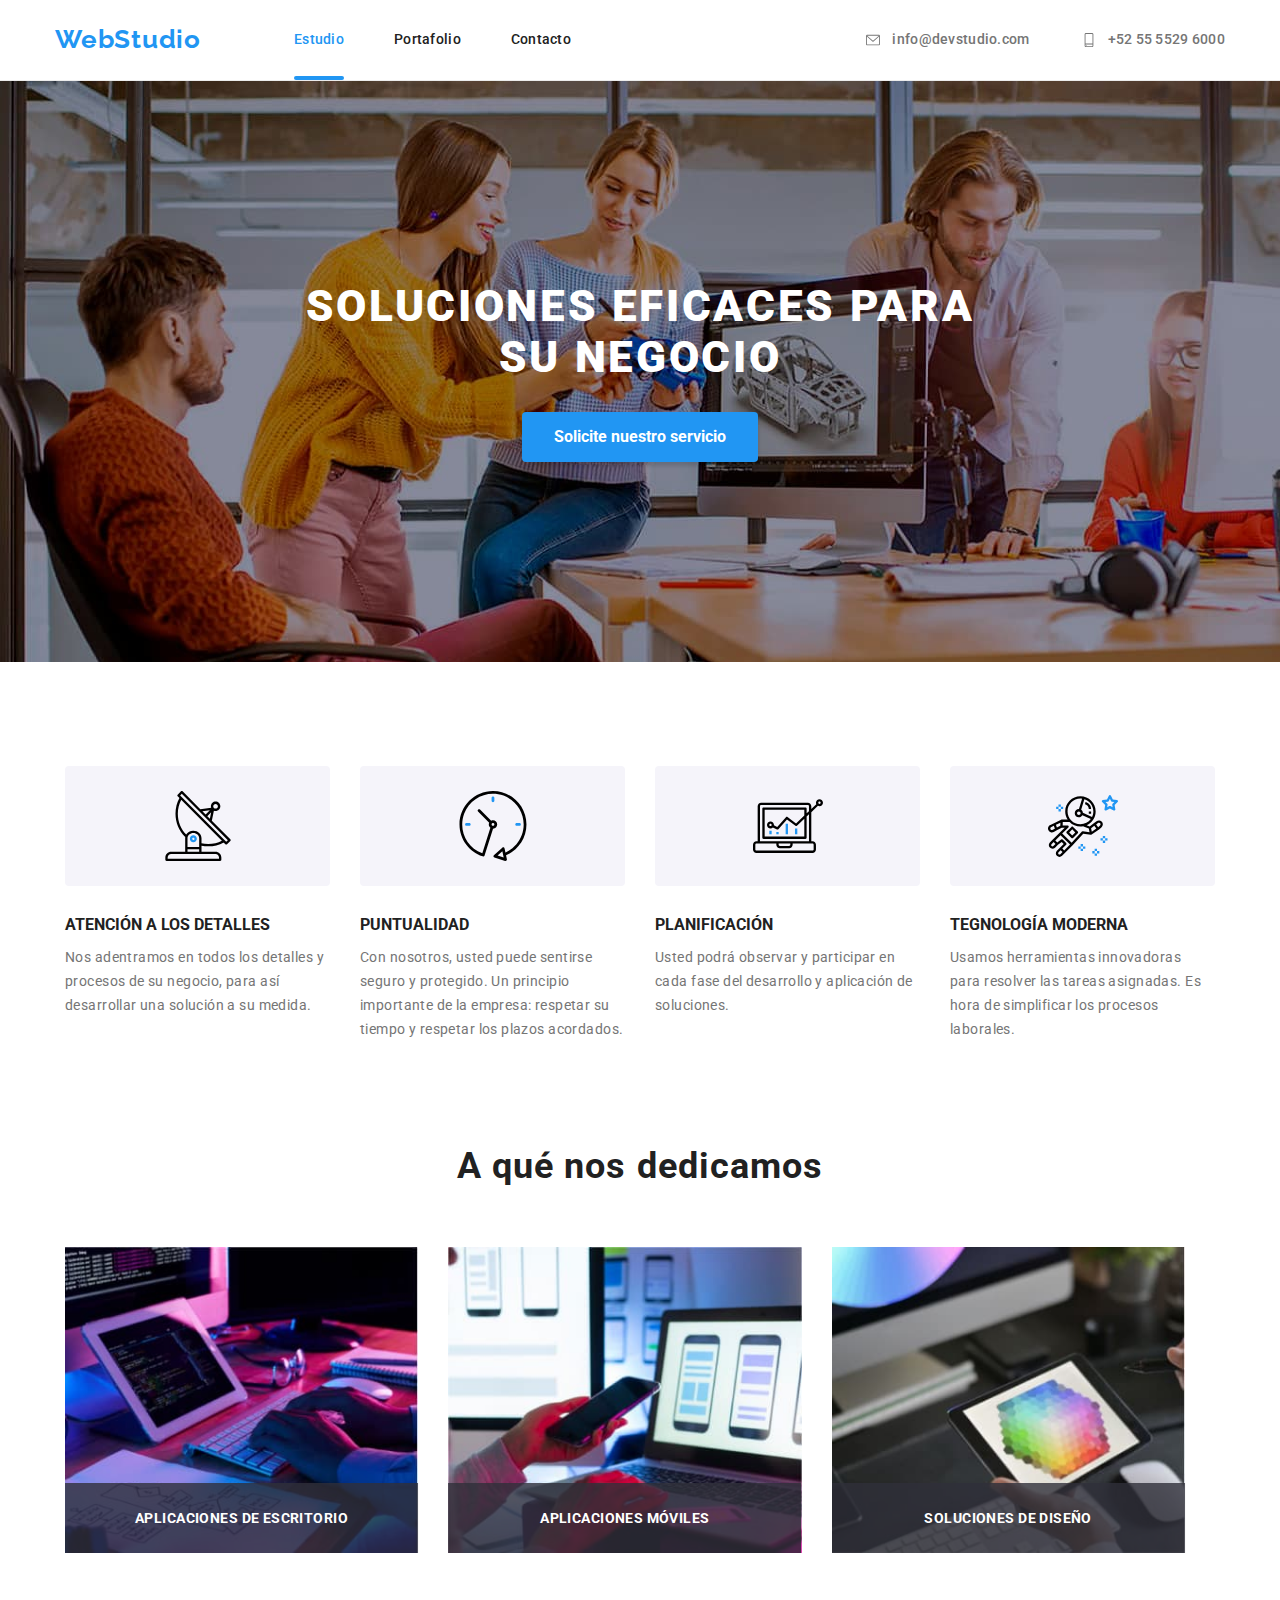
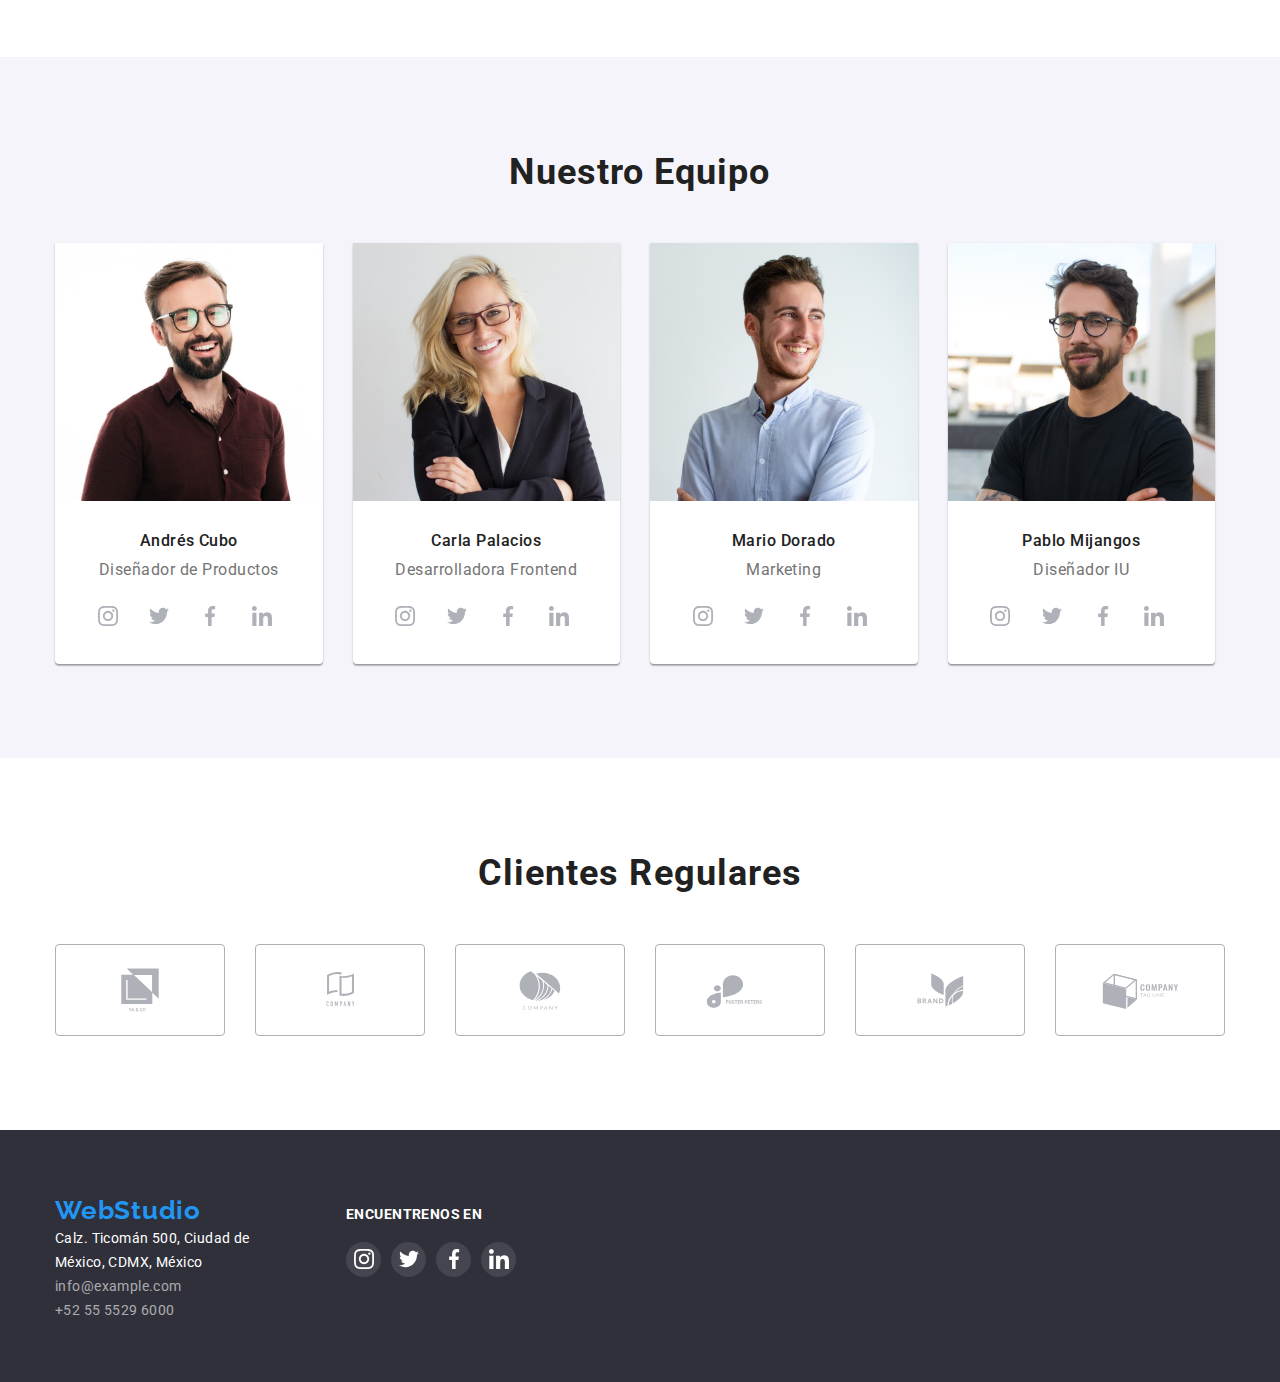
<file: index.html>
<!DOCTYPE html>
<html lang="en">
  <head>
    <meta charset="UTF-8" />
    <meta http-equiv="X-UA-Compatible" content="IE=edge" />
    <meta name="viewport" content="width=device-width, initial-scale=1.0" />
    <title>WebStudio</title>
    <!-- Fuentes -->
    <link
      href="https://fonts.googleapis.com/css2?family=Raleway:ital,wght@0,400;0,500;0,900;1,700&family=Roboto:ital,wght@0,100;0,300;0,400;0,500;0,700;0,900;1,100;1,300;1,400;1,500;1,700;1,900&display=swap"
      rel="stylesheet"
    />
    <link rel="preconnect" href="https://fonts.googleapis.com" />
    <link rel="preconnect" href="https://fonts.gstatic.com" crossorigin />
    <!-- Normalize -->
    <link
      rel="stylesheet"
      href="https://cdnjs.cloudflare.com/ajax/libs/modern-normalize/1.0.0/modern-normalize.min.css"
    />
    <!-- Mis Estilos -->
    <link rel="stylesheet" href="./css/styles.css" />
  </head>

  <body>
    <!-- Aquí empieza el encabezado principal que se mantendrá en todas las páginas del sitio web -->
    <header class="header">
      <div class="container container-header">
        <a href="./index.html" class="header-logo link"
          ><span class="logo-blue">WebStudio</span></a
        >
        <nav class="header-nav">
          <ul class="header-menu list">
            <li class="header-menu-item">
              <a href="./index.html" class="header-link link current"
                >Estudio</a
              >
            </li>
            <li class="header-menu-item">
              <a href="./portfolio.html" class="header-link link">Portafolio</a>
            </li>
            <li class="header-menu-item">
              <a href="" class="header-link link ">Contacto</a>
            </li>
          </ul>
        </nav>
        <ul class="header-contacts list">
          <li class="header-email ">
            <a
              href="mailto:info@devstudio.com"
              class="email header-contacts-link link"
            >
              <svg class="icon-header" width="18" height="14">
                <use href="./images/icons.svg#icon-email"></use></svg
              >info@devstudio.com</a
            >
          </li>
          <li class="header-tel">
            <a href="tel:+525555296000" class="tel header-contacts-link link"
              ><svg class="icon-header" width="18" height="14">
                <use href="./images/icons.svg#icon-smartphone"></use></svg
              >+52 55 5529 6000</a
            >
          </li>
        </ul>
      </div>
    </header>

    <!-- Aquí está el contenido principal de nuestra página -->
    <main>
      <!-- Contiene la sección para solicitar servicio -->
      <section class="main-intro intro section">
        <div class="container container-intro">
          <h1>SOLUCIONES EFICACES PARA SU NEGOCIO</h1>
          <button type="button" class="intro-button btn-intro-main" data-modal-open>
            Solicite nuestro servicio
          </button>
        </div>

        <!--VENTANA MODAL-->
        <div class= "backdrop is-hidden " data-modal>
          <div class="modal">
            <button type="button" class="close" data-modal-close>
              <svg class="icon-close" width="15" height="15">
                    <use href="./images/icons.svg#icon-close"></use></svg
                  >
            </button>
          </div>
        </div>
      </section>

      <!-- Contiene la sección de los beneficios que ofrece la empresa-->
      <section class="benefits section">
        <div class="container container-benefits">
          <h2 hidden class="t-benefits">Nuestras ventanas</h2>
          <ul class="benefits-list list">
            <li class="benefits-list-item">
              <div class="features-container">
                <svg class="features-icon" width="70" height="70">
                  <use href="./images/icons.svg#icon-antenna"></use>
                </svg>
              </div>
              <h3 class="title-benefits">ATENCIÓN A LOS DETALLES</h3>
              <p class="benefits-text">
                Nos adentramos en todos los detalles y procesos de su negocio,
                para así desarrollar una solución a su medida.
              </p>
            </li>
            <li class="benefits-list-item">
              <div class="features-container">
                <svg class="features-icon" width="70" height="70">
                  <use href="./images/icons.svg#icon-clock"></use>
                </svg>
              </div>
              <h3 class="title-benefits">PUNTUALIDAD</h3>
              <p class="benefits-text">
                Con nosotros, usted puede sentirse seguro y protegido. Un
                principio importante de la empresa: respetar su tiempo y
                respetar los plazos acordados.
              </p>
            </li>
            <li class="benefits-list-item">
              <div class="features-container">
                <svg class="features-icon" width="70" height="70">
                  <use href="./images/icons.svg#icon-diagram"></use>
                </svg>
              </div>
              <h3 class="title-benefits">PLANIFICACIÓN</h3>
              <p class="benefits-text">
                Usted podrá observar y participar en cada fase del desarrollo y
                aplicación de soluciones.
              </p>
            </li>
            <li class="benefits-list-item">
              <div class="features-container">
                <svg class="features-icon" width="70" height="70">
                  <use href="./images/icons.svg#icon-astronaut"></use>
                </svg>
              </div>
              <h3 class="title-benefits">TEGNOLOGÍA MODERNA</h3>
              <p class="benefits-text">
                Usamos herramientas innovadoras para resolver las tareas
                asignadas. Es hora de simplificar los procesos laborales.
              </p>
            </li>
          </ul>
        </div>
      </section>

      <!-- Contiene la sección: A qué se dedica la empresa -->
      <section class="section-word">
        <div class="container container-word">
          <h2 class="title-what-do">A qué nos dedicamos</h2>
          <ul class="img-container-list list work">
            <li class="img-work-item">
              <div class="container-work-item">
                <img 
                  class="img-work"
                  src="./images/Diseño_desarrollo_SW.jpg"
                  alt="Diseño y desarrollo de una solución informática"
                  width="373"
                />
                <p class="label-work">APLICACIONES DE ESCRITORIO</p>
              </div>
            </li>
            <li class="img-work-item">
              <div class="container-work-item">
                <img
                  src="./images/Diseño_Responsive.jpg"
                  alt="Diseño web responsive"
                  width="373"
                />
                <p class="label-work">APLICACIONES MÓVILES</p>
              </div>
            </li>
            <li class="img-work-item">
              <div class="container-work-item">
                <img
                  src="./images/Diseño_Necesidades.jpg"
                  alt="Diseño de acuerdo a la necesidades"
                  width="373"
                />
                <p class="label-work">SOLUCIONES DE DISEÑO</p>
              </div>
            </li>
          </ul>
        </div>
      </section>

      <!-- Contiene la sección de información del equipo de trabajo de la empresa -->
      <section class="section-our-team section">
        <div class="container container-our-team">
          <h2 class="title-our-team">Nuestro Equipo</h2>
          <ul class="our-team-list list">
            <li class="our-team-item">
              <img
                class="img-our-team"
                src="./images/andres_cubo.jpg"
                alt="Miembro del equipo de trabajo Andrés Cubo"
                width="270"
              />
              <div class="container-title-text">
                <h3 class="title-our-team-person">Andrés Cubo</h3>
                <p class="our-team-text">Diseñador de Productos</p>
                <div class="content-social-networks">
                  <ul class="social-networks-list list">
                    <li class="social-networks-item">
                      <a href="#" class="social-networks-link">
                        <svg class="icon-networks" width="20" height="20">
                          <use href="./images/icons.svg#icon-instagram"></use>
                        </svg>
                      </a>
                    </li>
                    <li class="social-networks-item">
                      <a href="#">
                        <svg class="icon-networks" width="20" height="20">
                          <use href="./images/icons.svg#icon-twitter"></use>
                        </svg>
                      </a>
                    </li>
                    <li class="social-networks-item">
                      <a href="#">
                        <svg class="icon-networks" width="20" height="20">
                          <use href="./images/icons.svg#icon-facebook"></use>
                        </svg>
                      </a>
                    </li>
                    <li class="social-networks-item">
                      <a href="#">
                        <svg class="icon-networks" width="20" height="20">
                          <use href="./images/icons.svg#icon-linkedin"></use>
                        </svg>
                      </a>
                    </li>
                  </ul>
                </div>
              </div>
            </li>
            <li class="our-team-item">
              <img
                class="img-our-team"
                src="./images/carla_palacios.jpg"
                alt="Miembro del equipo de trabajo Carla Palacios"
                width="270"
              />
              <div class="container-title-text">
                <h3 class="title-our-team-person">Carla Palacios</h3>
                <p class="our-team-text">Desarrolladora Frontend</p>
                <div class="content-social-networks">
                  <ul class="social-networks-list list">
                    <li class="social-networks-item">
                      <a href="#">
                        <svg class="icon-networks" width="20" height="20">
                          <use href="./images/icons.svg#icon-instagram"></use>
                        </svg>
                      </a>
                    </li>
                    <li class="social-networks-item">
                      <a href="#">
                        <svg class="icon-networks" width="20" height="20">
                          <use href="./images/icons.svg#icon-twitter"></use>
                        </svg>
                      </a>
                    </li>
                    <li class="social-networks-item">
                      <a href="#">
                        <svg class="icon-networks" width="20" height="20">
                          <use href="./images/icons.svg#icon-facebook"></use>
                        </svg>
                      </a>
                    </li>
                    <li class="social-networks-item">
                      <a href="#">
                        <svg class="icon-networks" width="20" height="20">
                          <use href="./images/icons.svg#icon-linkedin"></use>
                        </svg>
                      </a>
                    </li>
                  </ul>
                </div>
              </div>
            </li>
            <li class="our-team-item">
              <img
                class="img-our-team"
                src="./images/mario_dorado.jpg"
                alt="Miembro del equipo de trabajo Mario Dorado"
                width="270"
              />
              <div class="container-title-text">
                <h3 class="title-our-team-person">Mario Dorado</h3>
                <p class="our-team-text">Marketing</p>
                <div class="content-social-networks">
                  <ul class="social-networks-list list">
                    <li class="social-networks-item">
                      <a href="#">
                        <svg class="icon-networks" width="20" height="20">
                          <use href="./images/icons.svg#icon-instagram"></use>
                        </svg>
                      </a>
                    </li>
                    <li class="social-networks-item">
                      <a href="#">
                        <svg class="icon-networks" width="20" height="20">
                          <use href="./images/icons.svg#icon-twitter"></use>
                        </svg>
                      </a>
                    </li>
                    <li class="social-networks-item">
                      <a href="#">
                        <svg class="icon-networks" width="20" height="20">
                          <use href="./images/icons.svg#icon-facebook"></use>
                        </svg>
                      </a>
                    </li>
                    <li class="social-networks-item">
                      <a href="#">
                        <svg class="icon-networks" width="20" height="20">
                          <use href="./images/icons.svg#icon-linkedin"></use>
                        </svg>
                      </a>
                    </li>
                  </ul>
                </div>
              </div>
            </li>
            <li class="our-team-item">
              <img
                class="img-our-team"
                src="./images/pablo_mijangos.jpg"
                alt="Miembro del equipo de trabajo Pablo Mijangos"
                width="270"
              />
              <div class="container-title-text">
                <h3 class="title-our-team-person">Pablo Mijangos</h3>
                <p class="our-team-text">Diseñador IU</p>
                <div class="content-social-networks">
                  <ul class="social-networks-list list">
                    <li class="social-networks-item">
                      <a href="#">
                        <svg class="icon-networks" width="20" height="20">
                          <use href="./images/icons.svg#icon-instagram"></use>
                        </svg>
                      </a>
                    </li>
                    <li class="social-networks-item">
                      <a href="#">
                        <svg class="icon-networks" width="20" height="20">
                          <use href="./images/icons.svg#icon-twitter"></use>
                        </svg>
                      </a>
                    </li>
                    <li class="social-networks-item">
                      <a href="#">
                        <svg class="icon-networks" width="20" height="20">
                          <use href="./images/icons.svg#icon-facebook"></use>
                        </svg>
                      </a>
                    </li>
                    <li class="social-networks-item">
                      <a href="#">
                        <svg class="icon-networks" width="20" height="20">
                          <use href="./images/icons.svg#icon-linkedin"></use>
                        </svg>
                      </a>
                    </li>
                  </ul>
              </div>
            </li>
          </ul>
        </div>
      </section>

      <section class="regular-customers-section section">
        <div class="container-regular-customers container">
          <h2 class="title-our-team">Clientes Regulares</h2>
            <ul class="regular-customers-list list">
              <li class="regular-customers-item"><svg class="icon-customers" width="42" height="47">
                <use href="./images/icons.svg#icon-customer-1"></use>
              </svg></li>
              <li class="regular-customers-item"><svg class="icon-customers" width="39" height="35">
                <use href="./images/icons.svg#icon-customer-2"></use>
              </svg></li>
              <li class="regular-customers-item"><svg class="icon-customers" width="44" height="42">
                <use href="./images/icons.svg#icon-customer-3"></use>
              </svg></li>
              <li class="regular-customers-item"><svg class="icon-customers" width="85" height="85">
                <use href="./images/icons.svg#icon-customer-4"></use>
              </svg></li>
              <li class="regular-customers-item"><svg class="icon-customers" width="83" height="46">
                <use href="./images/icons.svg#icon-customer-5"></use>
              </svg></li>
              <li class="regular-customers-item"><svg class="icon-customers" width="85" height="85">
                <use href="./images/icons.svg#icon-customer-6"></use>
              </svg></li>
            </ul>
          
        </div>
      </section>
    </main>

    <!-- Y aquí está nuestro pie de página principal que se utiliza en todas las páginas de nuestro sitio web -->
    <footer class="footer">
      <div class="container container-footer">
        <div class="container-footer-adderss">
          <a href="./index.html" class="footer-logo link"
          ><span class="logo-blue">WebStudio</span></a
        >
        <address class="footer_address">
          <ul class="footer-list list">
            <li class="footer-list-item">
              <a href="" class="address-contact link"
                >Calz. Ticomán 500, Ciudad de México, CDMX, México</a
              >
            </li>
            <li class="footer-list-item">
              <a href="mailto:info@example.com" class="footer-contact link"
                >info@example.com</a
              >
            </li>
            <li class="footer-list-item">
              <a href="tel:+525555296000" class="footer-contact link"
                >+52 55 5529 6000
              </a>
            </li>
          </ul>
        </address>
        </div>
        <div class="content-social-footer">
            <p class="text-social">ENCUENTRENOS EN</p>
            <ul class="social-list list">
              <li>
                <a href="#" class="icon-footer-link">
                  <svg class="icon-footer" width="20" height="20">
                    <use href="./images/icons.svg#icon-instagram-2"></use>
                  </svg>
                </a>
              </li>
              <li>
                <a href="#" class="icon-footer-link">
                  <svg class="icon-footer" width="20" height="20">
                    <use href="./images/icons.svg#icon-twitter-2"></use>
                  </svg>
                </a>
              </li>
              <li>
                <a href="#" class="icon-footer-link">
                  <svg class="icon-footer" width="20" height="20">
                    <use href="./images/icons.svg#icon-facebook-2"></use>
                  </svg>
                </a>
              </li>
              <li>
                <a href="#" class="icon-footer-link" >
                  <svg class="icon-footer" width="20" height="20">
                    <use href="./images/icons.svg#icon-linkedin-2"></use>
                  </svg>
                </a>
              </li>
            </ul>
          </div>
      </div>
    </footer>

    <script src="./js/modal.js"></script>
  </body>
</html>
</file>
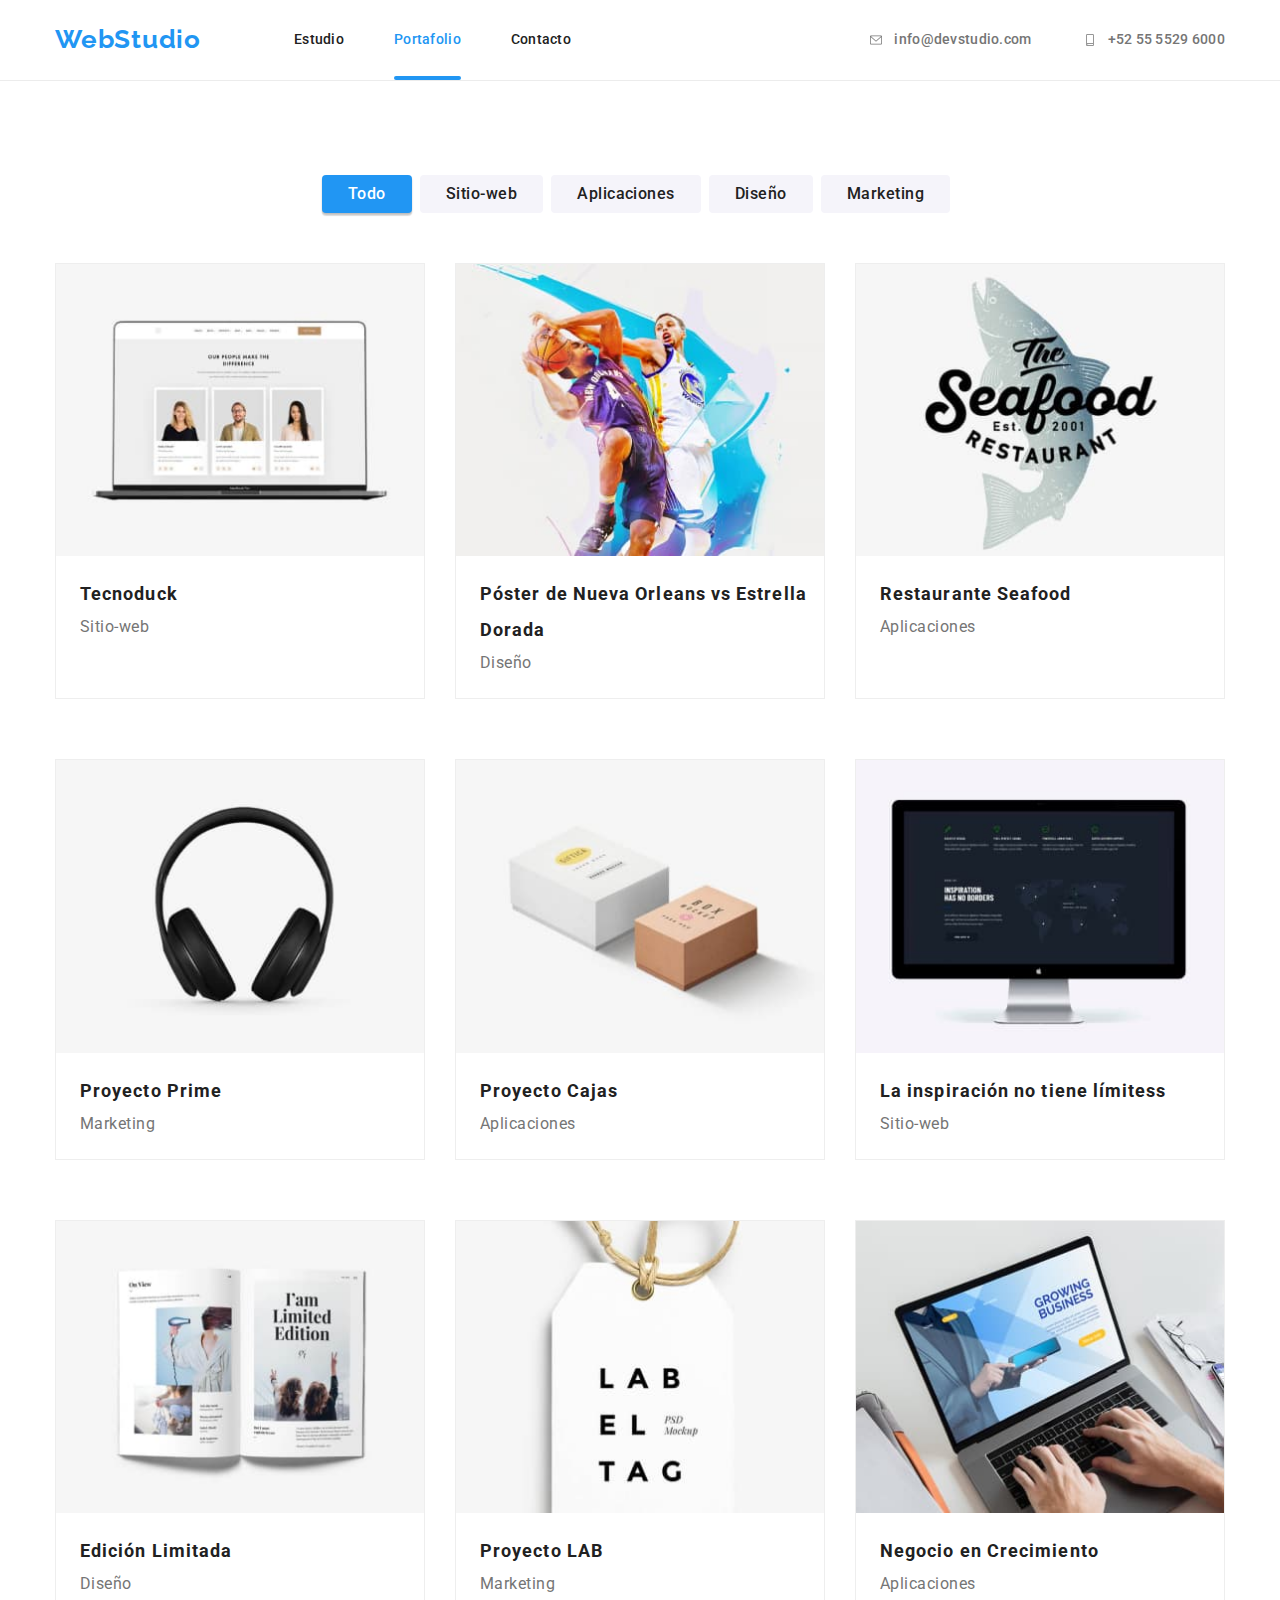
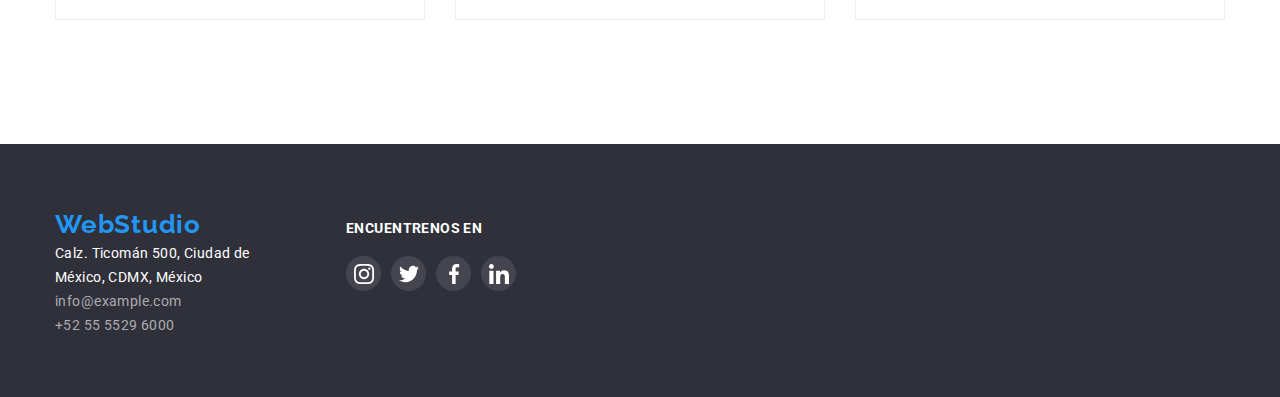
<file: portfolio.html>
<!DOCTYPE html>
<html lang="en">
  <head>
    <meta charset="UTF-8" />
    <meta http-equiv="X-UA-Compatible" content="IE=edge" />
    <meta name="viewport" content="width=device-width, initial-scale=1.0" />
    <title>WebStudio</title>
    <!-- Fuentes -->
    <link
      href="https://fonts.googleapis.com/css2?family=Raleway:ital,wght@0,400;0,500;0,900;1,700&family=Roboto:ital,wght@0,100;0,300;0,400;0,500;0,700;0,900;1,100;1,300;1,400;1,500;1,700;1,900&display=swap"
      rel="stylesheet"
    />
    <link rel="preconnect" href="https://fonts.googleapis.com" />
    <link rel="preconnect" href="https://fonts.gstatic.com" crossorigin />
    <!-- Normalize -->
    <link
      rel="stylesheet"
      href="https://cdnjs.cloudflare.com/ajax/libs/modern-normalize/1.0.0/modern-normalize.min.css"
    />
    <!-- Mis Estilos -->
    <link rel="stylesheet" href="./css/styles.css" />
  </head>
  <body>
    <!-- Aquí empieza el encabezado principal que se mantendrá en todas las páginas del sitio web -->
    <header class="header">
      <div class="container container-header">
        <a href="./index.html" class="header-logo link"
          ><span class="logo-blue">WebStudio</span></a
        >
        <nav class="header-nav">
          <ul class="header-menu list">
            <li class="header-menu-item">
              <a href="./index.html" class="header-link link">Estudio</a>
            </li>
            <li class="header-menu-item">
              <a href="./portfolio.html" class="header-link link current"
                >Portafolio</a
              >
            </li>
            <li class="header-menu-item">
              <a href="" class="header-link link contacto">Contacto</a>
            </li>
          </ul>
        </nav>
        <ul class="header-contacts list">
          <li class="header-email">
            <a
              href="mailto:info@devstudio.com"
              class="email header-contacts-link link"
            >
              <svg class="icon-header" width="16" height="12">
                <use href="./images/icons.svg#icon-email"></use></svg
              >info@devstudio.com</a
            >
          </li>
          <li class="header-tel">
            <a href="tel:+525555296000" class="tel header-contacts-link link"
              ><svg class="icon-header" width="16" height="12">
                <use href="./images/icons.svg#icon-smartphone"></use></svg
              >+52 55 5529 6000</a
            >
          </li>
        </ul>
      </div>
    </header>
    <!-- Aquí está el contenido principal de nuestra página -->
    <main>
      <!-- Contiene la sección del portafolio -->
      <section class="navbar-section section">
        <div class="container">
          <ul class="nav-list list">
            <li class="list-button">
              <button type="button" class="nav-button button-current">
                Todo
              </button>
            </li>
            <li class="list-button">
              <button type="button" class="nav-button">Sitio-web</button>
            </li>
            <li class="list-button">
              <button type="button" class="nav-button">Aplicaciones</button>
            </li>
            <li class="list-button">
              <button type="button" class="nav-button">Diseño</button>
            </li>
            <li class="list-button">
              <button type="button" class="nav-button">Marketing</button>
            </li>
          </ul>
          <ul class="portfolio-list list">
            <li class="portfolio-item">
              <div class="card">
                <img
                  src="./images/tecnoduck.jpg"
                  alt="Sitio-web Tecnoduck"
                  width="370"
                />
                <div class="content-description">
                  <p class="description-text">
                    Tecnoduck es una plataforma de distribución de coronavirus
                    de última generación. Las compañías usan esta plataforma
                    para el espionaje digital y los ataques a los servidores
                    seguros de la competencia.
                  </p>
                </div>
              </div>
              <div class="container-title-text-port">
                <h3 class="title-portfolio">Tecnoduck</h3>
                <p class="portfolio-text">Sitio-web</p>
              </div>
            </li>
            <li class="portfolio-item">
              <div class="card">
                <img
                  src="./images/poster.jpg"
                  alt="Nueva Orleans vs Estrella Dorada"
                  width="370"
                />
                <div class="content-description">
                  <p class="description-text">
                    Lorem ipsum dolor, sit amet consectetur adipisicing elit.
                    Iusto, id cum quibusdam perferendis vero consequuntur minus
                    perspiciatis et quasi voluptate, porro omnis quidem suscipit
                    velit natus qui culpa, doloremque ea?
                  </p>
                </div>
              </div>
              <div class="container-title-text-port">
                <h3 class="title-portfolio">
                  Póster de Nueva Orleans vs Estrella Dorada
                </h3>
                <p class="portfolio-text">Diseño</p>
              </div>
            </li>
            <li class="portfolio-item">
              <div class="card">
                <img
                  src="./images/restaurant.jpg"
                  alt="Restaurante Seafood"
                  width="370"
                />
                <div class="content-description">
                  <p class="description-text">
                    Lorem ipsum dolor, sit amet consectetur adipisicing elit.
                    Iusto, id cum quibusdam perferendis vero consequuntur minus
                    perspiciatis et quasi voluptate, porro omnis quidem suscipit
                    velit natus qui culpa, doloremque ea?
                  </p>
                </div>
              </div>
              <div class="container-title-text-port">
                <h3 class="title-portfolio">Restaurante Seafood</h3>
                <p class="portfolio-text">Aplicaciones</p>
              </div>
            </li>
            <li class="portfolio-item">
              <div class="card">
                <img
                  src="./images/proyecto-prime.jpg"
                  alt="Diadema"
                  width="370"
                />
                <div class="content-description">
                  <p class="description-text">
                    Lorem ipsum dolor, sit amet consectetur adipisicing elit.
                    Iusto, id cum quibusdam perferendis vero consequuntur minus
                    perspiciatis et quasi voluptate, porro omnis quidem suscipit
                    velit natus qui culpa, doloremque ea?
                  </p>
                </div>
              </div>
              <div class="container-title-text-port">
                <h3 class="title-portfolio">Proyecto Prime</h3>
                <p class="portfolio-text">Marketing</p>
              </div>
            </li>
            <li class="portfolio-item">
              <div class="card">
                <img src="./images/proyecto-caja.jpg" alt="Cajas" width="370" />
                <div class="content-description">
                  <p class="description-text">
                    Lorem ipsum dolor, sit amet consectetur adipisicing elit.
                    Iusto, id cum quibusdam perferendis vero consequuntur minus
                    perspiciatis et quasi voluptate, porro omnis quidem suscipit
                    velit natus qui culpa, doloremque ea?
                  </p>
                </div>
              </div>
              <div class="container-title-text-port">
                <h3 class="title-portfolio">Proyecto Cajas</h3>
                <p class="portfolio-text">Aplicaciones</p>
              </div>
            </li>
            <li class="portfolio-item">
              <div class="card">
                <img
                  src="./images/inspiracion.jpg"
                  alt="Computador"
                  width="370"
                />
                <div class="content-description">
                  <p class="description-text">
                    Lorem ipsum dolor, sit amet consectetur adipisicing elit.
                    Iusto, id cum quibusdam perferendis vero consequuntur minus
                    perspiciatis et quasi voluptate, porro omnis quidem suscipit
                    velit natus qui culpa, doloremque ea?
                  </p>
                </div>
              </div>
              <div class="container-title-text-port">
                <h3 class="title-portfolio">
                  La inspiración no tiene límitess
                </h3>
                <p class="portfolio-text">Sitio-web</p>
              </div>
            </li>
            <li class="portfolio-item">
              <div class="card">
                <img
                  src="./images/edicion-limitada.jpg"
                  alt="Revista"
                  width="370"
                />
                <div class="content-description">
                  <p class="description-text">
                    Lorem ipsum dolor, sit amet consectetur adipisicing elit.
                    Iusto, id cum quibusdam perferendis vero consequuntur minus
                    perspiciatis et quasi voluptate, porro omnis quidem suscipit
                    velit natus qui culpa, doloremque ea?
                  </p>
                </div>
              </div>
              <div class="container-title-text-port">
                <h3 class="title-portfolio">Edición Limitada</h3>
                <p class="portfolio-text">Diseño</p>
              </div>
            </li>
            <li class="portfolio-item">
              <div class="card">
                <img
                  src="./images/proyecto-lab.jpg"
                  alt="Etiqueta Lab El Tag"
                  width="370"
                />
                <div class="content-description">
                  <p class="description-text">
                    Lorem ipsum dolor, sit amet consectetur adipisicing elit.
                    Iusto, id cum quibusdam perferendis vero consequuntur minus
                    perspiciatis et quasi voluptate, porro omnis quidem suscipit
                    velit natus qui culpa, doloremque ea?
                  </p>
                </div>
              </div>
              <div class="container-title-text-port">
                <h3 class="title-portfolio">Proyecto LAB</h3>
                <p class="portfolio-text">Marketing</p>
              </div>
            </li>
            <li class="portfolio-item">
              <div class="card">
                <img
                  src="./images/negocio-crecimiento.jpg"
                  alt="Miembro del equipo de trabajo Pablo Mijangos"
                  width="370"
                />
                <div class="content-description">
                  <p class="description-text">
                    Lorem ipsum dolor, sit amet consectetur adipisicing elit.
                    Iusto, id cum quibusdam perferendis vero consequuntur minus
                    perspiciatis et quasi voluptate, porro omnis quidem suscipit
                    velit natus qui culpa, doloremque ea?
                  </p>
                </div>
              </div>
              <div class="container-title-text-port">
                <h3 class="title-portfolio">Negocio en Crecimiento</h3>
                <p class="portfolio-text">Aplicaciones</p>
              </div>
            </li>
          </ul>
        </div>
      </section>
    </main>
    <!-- Y aquí está nuestro pie de página principal que se utiliza en todas las páginas de nuestro sitio web -->
    <footer class="footer">
      <div class="container container-footer">
        <div class="container-footer-adderss">
          <a href="./index.html" class="footer-logo link"
            ><span class="logo-blue">WebStudio</span></a
          >
          <address class="footer_address">
            <ul class="footer-list list">
              <li class="footer-list-item">
                <a href="" class="address-contact link"
                  >Calz. Ticomán 500, Ciudad de México, CDMX, México</a
                >
              </li>
              <li class="footer-list-item">
                <a href="mailto:info@example.com" class="footer-contact link"
                  >info@example.com</a
                >
              </li>
              <li class="footer-list-item">
                <a href="tel:+525555296000" class="footer-contact link"
                  >+52 55 5529 6000
                </a>
              </li>
            </ul>
          </address>
        </div>
        <div class="content-social-footer">
          <p class="text-social">ENCUENTRENOS EN</p>
          <ul class="social-list list">
            <li>
              <a href="#" class="icon-footer-link">
                <svg class="icon-footer" width="20" height="20">
                  <use href="./images/icons.svg#icon-instagram-2"></use>
                </svg>
              </a>
            </li>
            <li>
              <a href="#" class="icon-footer-link">
                <svg class="icon-footer" width="20" height="20">
                  <use href="./images/icons.svg#icon-twitter-2"></use>
                </svg>
              </a>
            </li>
            <li>
              <a href="#" class="icon-footer-link">
                <svg class="icon-footer" width="20" height="20">
                  <use href="./images/icons.svg#icon-facebook-2"></use>
                </svg>
              </a>
            </li>
            <li>
              <a href="#" class="icon-footer-link">
                <svg class="icon-footer" width="20" height="20">
                  <use href="./images/icons.svg#icon-linkedin-2"></use>
                </svg>
              </a>
            </li>
          </ul>
        </div>
      </div>
    </footer>
  </body>
</html>
</file>
<file: css/styles.css>
*,
*::before,
*::after {
  box-sizing: border-box;
}
h1 {
  color: var(--hero-color);
  font-size: 90px;
}
/*p {
  font-size: 18px;
  line-height: 30px;
}

span,
a {
  font-size: 11px;
}*/
b {
  color: var(--custom-dark);
  font-size: 42px;
}

h1,
h2,
h3,
h4,
h5,
h6,
p {
  margin: 0;
}

html {
  box-sizing: border-box;
}

img {
  display: block;
  max-width: 100%;
  height: auto;
}

address {
  font-style: normal;
}

.link {
  text-decoration: none;
  color: inherit;
}

.list {
  list-style: none;
  padding: 0;
  margin: 0;
}

:root {
  --primary-text-color: #212121;
  --secundary-text-color: #757575;
  --tertiary-tex-color: rgba(255, 255, 255, 0.6);
  --accent-color: #2196f3;
  --primary-background-color: #ffffff;
  --secondary-background-color: #2f303a;
  --tertiary-background-color: #f5f4fa;
  --transition-duration: 250ms;
  --timing-function: cubic-bezier(0.4, 0, 0.2, 1);
}

body {
  font-family: 'Roboto', sans-serif;
  color: var(--primary-text-color);
  background-color: var(--primary-background-color);
  font-size: 14px;
}

.container {
  width: 1200px;
  padding-left: 15px;
  padding-right: 15px;
  margin: 0 auto;
}

.section {
  padding-top: 94px;
  padding-bottom: 94px;
}

/*SECTION-HEADER*/
.logo-blue {
  font-family: 'Raleway', sans-serif;
  font-weight: 700;
  font-size: 26px;
  line-height: 1.19;
  letter-spacing: 0.03em;
  color: var(--accent-color);
}

.header-logo {
  margin-top: 24px;
  margin-bottom: 25px;
  margin-right: 93px;
}

.header {
  border-bottom: 1px solid #ececec;
}
.container-header {
  display: flex;
  align-items: center;
}

.header-menu {
  display: flex;
}

.header-contacts {
  display: flex;
  margin-left: auto;
}

.header-link {
  font-weight: 500;
  line-height: 1.14;
  letter-spacing: 0.02em;
  color: var(--primary-text-color);
  padding-top: 32px;
  padding-bottom: 32px;
  text-decoration: none;
  text-transform: capitalize;
  position: relative;
}

.header-contacts-link {
  display: flex;
  align-items: center;
  font-weight: 500;
  line-height: 1.14;
  letter-spacing: 0.02em;
  gap: 10px;
  color: var(--secundary-text-color);
  fill: var(--secundary-text-color);
}

.header-menu-item:not(:last-child),
.header-email:not(:last-child) {
  margin-right: 50px;
}

.header-logo:focus,
.header-link:hover,
.header-link:focus,
.header-contacts-link:hover,
.header-contacts-link:focus {
  color: var(--accent-color);
}
.current {
  color: var(--accent-color);
}

.current::after {
  display: inline-block;
  content: '';
  position: absolute;
  left: 0;
  background-color: var(--accent-color);
  bottom: -1px;
  width: 100%;
  height: 4px;
  border-radius: 2px;
  margin-top: 28px;
}

.header-contacts-link:hover,
.header-contacts-link:focus {
  fill: var(--accent-color);
  color: var(--accent-color);
}

/* VENTANA MODAL */

.backdrop.is-hidden {
  visibility: hidden;
  pointer-events: none;
  opacity: 0;
}

.backdrop {
  position: fixed;
  left: 0;
  top: 0;
  width: 100%;
  height: 100%;
  background-color: rgba(0, 0, 0, 0.2);
  overflow: auto;
  opacity: 1;
  z-index: 1;
  transition: opacity var(--transition-duration) var(--timing-function);
}

.modal {
  position: fixed;
  top: 50%;
  left: 50%;
  height: 581px;
  width: 528px;
  margin: 0 auto;
  background-color: var(--primary-background-color);
  transform: translate(-50%, -50%) scale(1);
  transition: transform 700ms ease-out;
  box-shadow: 0px 1px 3px rgba(0, 0, 0, 0.12), 0px 1px 1px rgba(0, 0, 0, 0.14),
    0px 2px 1px rgba(0, 0, 0, 0.2);
  border-radius: 4px;
}

.close {
  width: 30px;
  height: 30px;
  background: var(--primary-background-color);
  border-radius: 50%;
  float: right;
  margin-top: 10px;
  margin-right: 10px;
  padding-top: 5px;
  text-align: center;
  line-height: 24px;
  float: right;
  border: 1px solid rgba(0, 0, 0, 0.1);
}

button.close:hover {
  fill: var(--accent-color);
}

/*SECTION-INTRO*/

.intro {
  padding-top: 200px;
  padding-bottom: 200px;
}
.main-intro {
  background-image: url(../images/header.jpg);
  background-color: var(--secondary-background-color);
}

.main-intro h1 {
  font-weight: 900;
  font-size: 44px;
  color: #ffffff;
  text-align: center;
  letter-spacing: 0.06em;
  text-transform: uppercase;
  max-width: 696px;
  margin: 0 auto;
  margin-bottom: 30px;
}
.intro-button {
  display: flex;
  font-family: 'Roboto';
  font-weight: 700;
  font-size: 16px;
  line-height: 30px;
  background: var(--accent-color);
  color: var(--primary-background-color);
  box-shadow: 0px 4px 4px rgba(0, 0, 0, 0.15);
  border-radius: 4px;
  cursor: pointer;
  border: none;
  margin: 0 auto;
  padding: 10px 32px;
}

.intro-button:hover,
.intro-button:focus {
  color: var(--primary-background-color);
}

/*SECTION-BENEFITS*/

.benefits-list {
  display: flex;
  /* Make a flex container multiline */
  flex-wrap: wrap;
  /* Set gap between rows and columns */
  gap: 10px;
  padding: 0;
  list-style: none;
  justify-content: center;
}

.benefits-list-item {
  /*  Set the width of the elements  */
  flex-basis: calc((100% - 30px) / 4);
  padding: 10px;
  background-color: var(--primary-background-color);
  border-radius: 4px;
}

.title-benefits h3 {
  font-weight: 700;
  line-height: 16px;
  letter-spacing: 0.03em;
  color: var(--primary-text-color);
  margin-top: 0;
  font-size: 20px;
}
.benefits-text {
  font-weight: 400;
  line-height: 24px;
  letter-spacing: 0.03em;
  color: var(--secundary-text-color);
  margin: 0;
  margin-top: 10px;
}

.container-icon-beneficts {
  display: flex;
  justify-content: center;
  align-items: center;
  margin-bottom: 30px;
  width: 100%;
  height: 120px;
  border-radius: 4px;
  background-color: var(--tertiary-background-color);
}

.features-container {
  display: flex;
  justify-content: center;
  align-items: center;
  margin-bottom: 30px;
  width: 100%;
  height: 120px;
  border-radius: 4px;
  background-color: var(--tertiary-background-color);
}

.features-icon:hover,
.features-icon:focus {
  fill: var(--accent-color);
}

/*SECTION-WORK*/
.img-container-list {
  display: flex;
  /* Make a flex container multiline */
  flex-wrap: wrap;
  /* Set gap between rows and columns */
  gap: 10px;
  padding: 0;
  list-style: none;
  margin-right: 30px;
}

.title-what-do,
.title-our-team {
  font-weight: 700;
  font-size: 36px;
  line-height: 42px;
  text-align: center;
  letter-spacing: 0.03em;
  color: var(--primary-text-color);
  margin-top: 0;
  margin-bottom: 50px;
}

.img-work-item {
  flex-basis: calc((100% - 20px) / 3);
  padding: 10px;
  background-color: #fff;
  border-radius: 4px;
  margin-bottom: 94px;
  position: relativo;
}
.img-work {
  width: 370px;
}

.label-work {
  font-weight: 700;
  font-size: 14px;
  line-height: 16px;
  text-align: center;
  letter-spacing: 0.03em;
  text-transform: uppercase;
  position: absolute;
  width: 353px;
  color: var(--primary-background-color);
  padding-top: 27px;
  padding-bottom: 27px;
  transform: translate(0.01%, -100%);
  background: rgba(47, 48, 58, 0.8);
}

/*SECTION-OUR-TEAM*/
.our-team-list {
  display: flex;
  /* Make a flex container multiline */
  flex-wrap: wrap;
  /* Set gap between rows and columns */
  gap: 30px;
  padding: 0;
  list-style: none;
}

.section-our-team {
  background-color: var(--tertiary-background-color);
}

.img-our-team {
  display: block;
  width: 100%;
  height: auto;
}

.container-title-text {
  margin-top: 30px;
  margin-bottom: 30px;
}
.our-team-item {
  flex-basis: calc((100% - 100px) / 4);
  background-color: var(--primary-background-color);
  box-shadow: 0px 1px 3px rgba(0, 0, 0, 0.12), 0px 1px 1px rgba(0, 0, 0, 0.14),
    0px 2px 1px rgba(0, 0, 0, 0.2);
  border-radius: 0px 0px 4px 4px;
}

.title-our-team-person {
  font-weight: 500;
  font-size: 16px;
  line-height: 19px;
  letter-spacing: 0.03em;
  color: var(--primary-text-color);
  text-align: center;
  padding-bottom: 10px;
}

.our-team-text {
  font-weight: 400;
  font-size: 16px;
  line-height: 19px;
  letter-spacing: 0.03em;
  color: var(--secundary-text-color);
  text-align: center;
}

.social-networks-list {
  display: flex;
  justify-content: space-around;

  margin-right: 30px;
  margin-bottom: 30px;
  margin-left: 32px;
}

li.social-networks-item a {
  height: 20px;
}
.icon-networks {
  fill: #afb1b8;
}
.social-networks-item {
  display: inline-flex;
  align-items: center;
  justify-content: center;
  margin-top: 20px;
  margin-right: 10px;
  width: 35px;
  height: 35px;
  cursor: pointer;
  border-radius: 50%;
}

.social-networks-item:hover {
  background: var(--accent-color);
}
li.social-networks-item:hover svg {
  fill: var(--primary-background-color);
}

/*SECTION-REGULAR-CUSTOMERS*/
.regular-customers-list {
  display: flex;
  align-items: center;
  justify-content: space-between;
}

.regular-customers-item {
  display: flex;
  align-items: center;
  justify-content: center;
  flex-wrap: wrap;
  border: 1px solid #afb1b8;
  border-radius: 4px;
  cursor: pointer;
  height: 92px;
  width: 170px;
}

.icon-customers {
  fill: #afb1b8;
}
.regular-customers-item:hover,
.regular-customers-item:focus {
  border: 1px solid var(--accent-color);
}

.regular-customers-item:hover svg {
  fill: var(--accent-color);
}

/*FOOTER*/

.footer {
  background-color: var(--secondary-background-color);
}

.container-footer-adderss {
  width: 231px;
}
.container-footer {
  display: flex;
  flex-wrap: wrap;
  padding-top: 60px;
  padding-bottom: 60px;
  gap: 60px;
}
.footer-logo {
  font-family: 'Raleway', sans-serif;
  color: var(--primary-background-color);
  font-weight: 700;
  font-size: 31px;
  line-height: 1.19;
  letter-spacing: 0.03em;
  width: 145px;
  margin-top: 60px;
}

.address-contact {
  font-style: normal;
  font-weight: 400;
  line-height: 24px;
  letter-spacing: 0.03em;
  color: var(--primary-background-color);
}

.footer-contact {
  font-style: normal;
  font-weight: 400;
  line-height: 24px;
  letter-spacing: 0.03em;
  color: var(--tertiary-tex-color);
}

.text-social {
  font-weight: 700;
  font-size: 14px;
  line-height: 16px;
  letter-spacing: 0.03em;
  text-transform: uppercase;
  color: var(--primary-background-color);
  margin-top: 16px;
}

.content-social-footer {
  display: flex;
  align-items: flex-start;
  align-content: center;
  flex-direction: column;
}

.social-list {
  display: flex;
  align-items: center;
}

.icon-footer-link {
  display: inline-flex;
  align-items: center;
  justify-content: center;
  flex-direction: column-reverse;
  margin-top: 20px;
  margin-right: 10px;
  width: 35px;
  height: 35px;
  background: rgba(255, 255, 255, 0.1);
  border-radius: 50%;
  cursor: pointer;
}

.icon-footer {
  fill: var(--primary-background-color);
}
.icon-footer-link:hover {
  background: var(--accent-color);
}
.icon-footer:hover {
  fill: var(--primary-background-color);
}

.footer-logo:focus,
.address-contact:hover,
.address-contact:focus,
.footer-contact:hover,
.footer-contact:focus {
  color: var(--accent-color);
}

/*PORTFOLIO*/

.nav-list {
  display: flex;
  justify-content: center;
}
.nav-button {
  font-family: 'Roboto';
  font-weight: 500;
  font-size: 16px;
  line-height: 26px;
  letter-spacing: 0.03em;
  color: var(--primary-text-color);
  background-color: var(--tertiary-background-color);
  border-radius: 4px;
  border: none;
  cursor: pointer;
  margin-bottom: 50px;
  padding: 6px 26px;
  margin-right: 8px;
}

.button-current {
  color: var(--primary-background-color);
  background-color: var(--accent-color);
  box-shadow: 0px 3px 1px rgba(0, 0, 0, 0.1), 0px 1px 2px rgba(0, 0, 0, 0.08),
    0px 2px 2px rgba(0, 0, 0, 0.12);
}

.nav-button:hover,
.nav-button:focus {
  color: var(--primary-background-color);
  background-color: var(--accent-color);
}

.portfolio-list {
  display: flex;
  /* Make a flex container multiline */
  flex-wrap: wrap;
  /* Set gap between rows and columns */
  gap: 30px;
  list-style: none;
}

.container-title-text-port {
  margin-top: 20px;
  margin-bottom: 20px;
  margin-left: 24px;
}

.title-portfolio {
  font-weight: 700;
  font-size: 18px;
  line-height: 36px;
  letter-spacing: 0.06em;
  color: var(--primary-text-color);
}

.portfolio-text {
  font-weight: 400;
  font-size: 16px;
  line-height: 30px;
  letter-spacing: 0.03em;
  color: var(--secundary-text-color);
}

.portfolio-item {
  background-color: var(--primary-background-color);
  border: 1px solid #eeeeee;
  width: 370px;
  margin-bottom: 30px;
}

.portfolio-item:hover {
  box-shadow: 0px 1px 1px rgba(0, 0, 0, 0.12), 0px 4px 4px rgba(0, 0, 0, 0.06),
    1px 4px 6px rgba(0, 0, 0, 0.16);
}

.card {
  position: relative;
  overflow: hidden;
}

.description-text {
  position: absolute;
  width: 370px;
  height: 294px;
  background: rgba(33, 150, 243, 0.9);
  font-style: normal;
  font-weight: 400;
  font-size: 18px;
  line-height: 28px;
  letter-spacing: 0.03em;
  color: var(--primary-background-color);
  text-align: justify;
  padding: 63px 24px;
  transition: transform 1s ease;
}

.portfolio-item:hover .description-text {
  transform: translateY(-294px);
}
</file>
